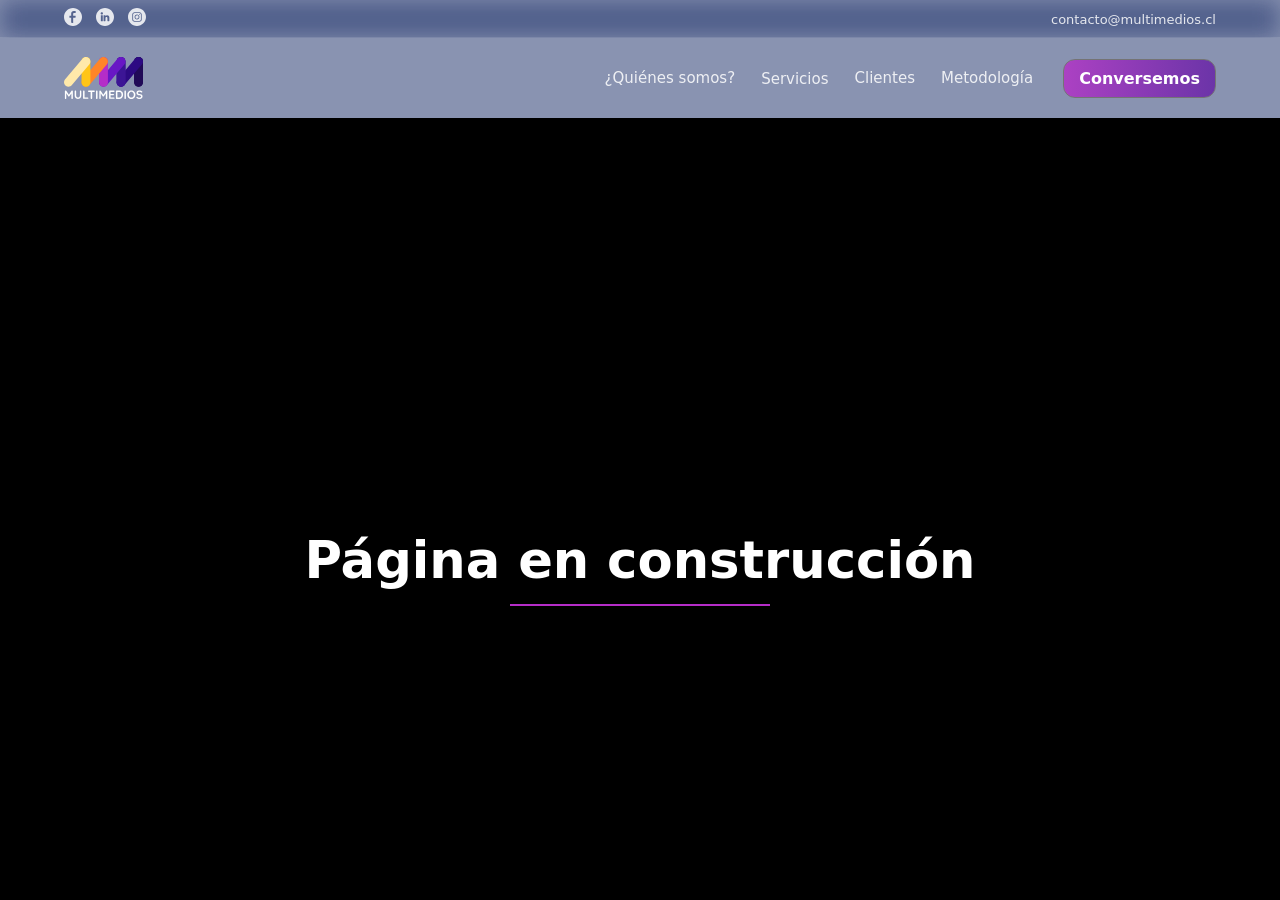
<file: editorial.html>
<!doctype html>
<html lang="es">
    <head>
        <meta charset="UTF-8" />
        <meta name="viewport" content="width=device-width, initial-scale=1.0" />
        <title>Multimedios</title>
        <link rel="preconnect" href="https://fonts.googleapis.com" />
        <link rel="preconnect" href="https://fonts.gstatic.com" crossorigin />

        <link
            href="https://fonts.googleapis.com/css2?family=Space+Grotesk:wght@400;600;700&display=swap"
            rel="stylesheet"
        />

        <link rel="stylesheet" href="style.css" />
        <link rel="icon" type="image/svg+xml" href="icons/favicon.svg">
    </head>

    <body>
         <!-- NAVBAR -->
        <header id="main-header">
            <!-- TOPBAR -->
            <div class="topbar" id="topbar">
                <div class="topbar-inner">
                    <!-- REDES -->
                    <div class="topbar-socials">
                        <a href="https://www.facebook.com/AMagazineRevista/" target="_blank" rel="noopener noreferrer">
                            <img src="icons/facebook.svg" alt="Facebook" />
                        </a>

                        <a
                            href="https://www.linkedin.com/company/grupo-periodístico-industrial/"
                            target="_blank"
                            rel="noopener noreferrer"
                        >
                            <img src="icons/linkedin.svg" alt="LinkedIn" />
                        </a>

                        <a href="https://www.instagram.com/gpi_producciones/" target="_blank" rel="noopener noreferrer">
                            <img src="icons/instagram.svg" alt="Instagram" />
                        </a>
                    </div>

                    <!-- CONTACTO -->
                    <div class="topbar-right">
                        <span>contacto@multimedios.cl</span>
                    </div>
                </div>
            </div>

           <!-- NAVBAR PRINCIPAL -->
            <nav>
               <div class="logo">
    <a href="index.html">
        <img src="icons/multimedios1.svg" alt="Logotipo de la agencia" />
    </a>
</div>

                <div class="nav-right">
                    <div class="nav-links">

    <a href="index.html#quienesomos">¿Quiénes somos?</a>

    <div class="dropdown">
        <a href="index.html#servicios" class="dropdown-toggle">
            Servicios
        </a>

        <div class="dropdown-menu">
            <a href="medios.html">Medios</a>
            <a href="boutique.html">Boutique Creativa</a>
            <a href="eventos.html">Eventos – INTECMIN</a>
            <a href="editorial.html">Productora Gráfica</a>
        </div>
    </div>

    <a href="index.html#clientes">Clientes</a>
    <a href="index.html#metodo">Metodología</a>

</div>

                    <a class="btn btn-destac2" href="#contacto">Conversemos</a>
                </div>
            </nav>
         <section class="construction">
  <h1 class="construction-title">Página en construcción</h1>
</section>
        </header>
    </body>
</html>
</file>
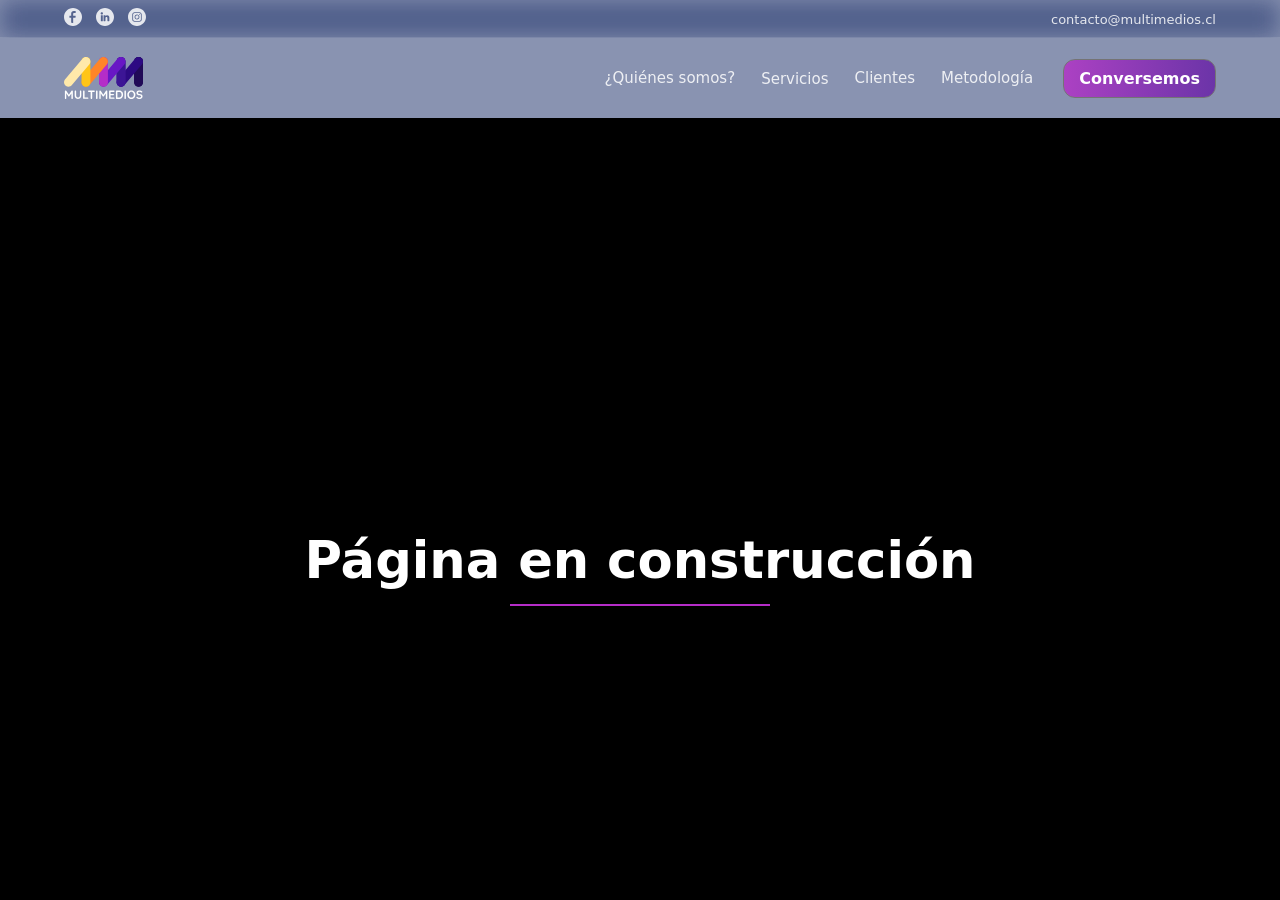
<file: eventos.html>
<!doctype html>
<html lang="es">
    <head>
        <meta charset="UTF-8" />
        <meta name="viewport" content="width=device-width, initial-scale=1.0" />
        <title>Multimedios</title>
        <link rel="preconnect" href="https://fonts.googleapis.com" />
        <link rel="preconnect" href="https://fonts.gstatic.com" crossorigin />

        <link
            href="https://fonts.googleapis.com/css2?family=Space+Grotesk:wght@400;600;700&display=swap"
            rel="stylesheet"
        />

        <link rel="stylesheet" href="style.css" />
        <link rel="icon" type="image/svg+xml" href="icons/favicon.svg">
    </head>

    <body>
       <!-- NAVBAR -->
        <header id="main-header">
            <!-- TOPBAR -->
            <div class="topbar" id="topbar">
                <div class="topbar-inner">
                    <!-- REDES -->
                    <div class="topbar-socials">
                        <a href="https://www.facebook.com/AMagazineRevista/" target="_blank" rel="noopener noreferrer">
                            <img src="icons/facebook.svg" alt="Facebook" />
                        </a>

                        <a
                            href="https://www.linkedin.com/company/grupo-periodístico-industrial/"
                            target="_blank"
                            rel="noopener noreferrer"
                        >
                            <img src="icons/linkedin.svg" alt="LinkedIn" />
                        </a>

                        <a href="https://www.instagram.com/gpi_producciones/" target="_blank" rel="noopener noreferrer">
                            <img src="icons/instagram.svg" alt="Instagram" />
                        </a>
                    </div>

                    <!-- CONTACTO -->
                    <div class="topbar-right">
                        <span>contacto@multimedios.cl</span>
                    </div>
                </div>
            </div>

           <!-- NAVBAR PRINCIPAL -->
            <nav>
               <div class="logo">
    <a href="index.html">
        <img src="icons/multimedios1.svg" alt="Logotipo de la agencia" />
    </a>
</div>

                <div class="nav-right">
                    <div class="nav-links">

    <a href="index.html#quienesomos">¿Quiénes somos?</a>

    <div class="dropdown">
        <a href="index.html#servicios" class="dropdown-toggle">
            Servicios
        </a>

        <div class="dropdown-menu">
            <a href="medios.html">Medios</a>
            <a href="boutique.html">Boutique Creativa</a>
            <a href="eventos.html">Eventos – INTECMIN</a>
            <a href="editorial.html">Productora Gráfica</a>
        </div>
    </div>

    <a href="index.html#clientes">Clientes</a>
    <a href="index.html#metodo">Metodología</a>

</div>

                    <a class="btn btn-destac2" href="#contacto">Conversemos</a>
                </div>
            </nav>
            <section class="construction">
  <h1 class="construction-title">Página en construcción</h1>
</section>
        </header>
    </body>
</html>
</file>
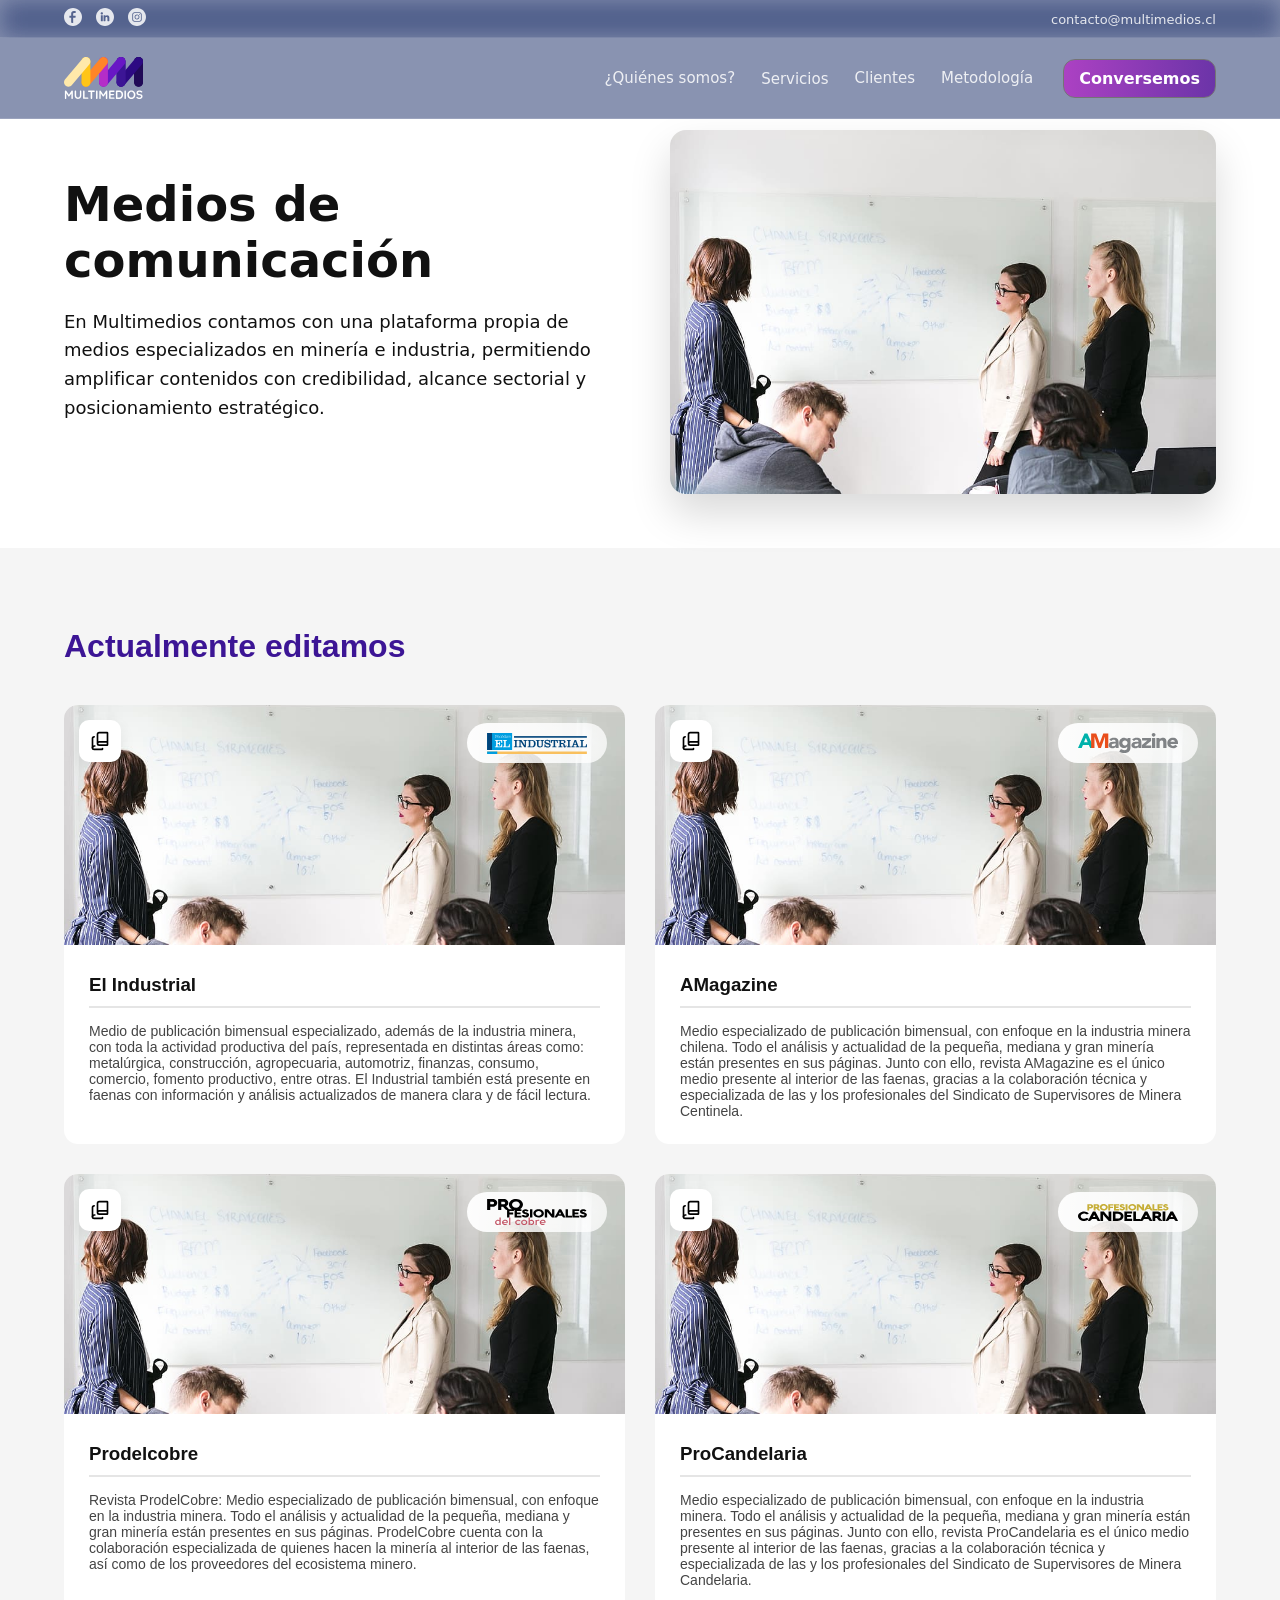
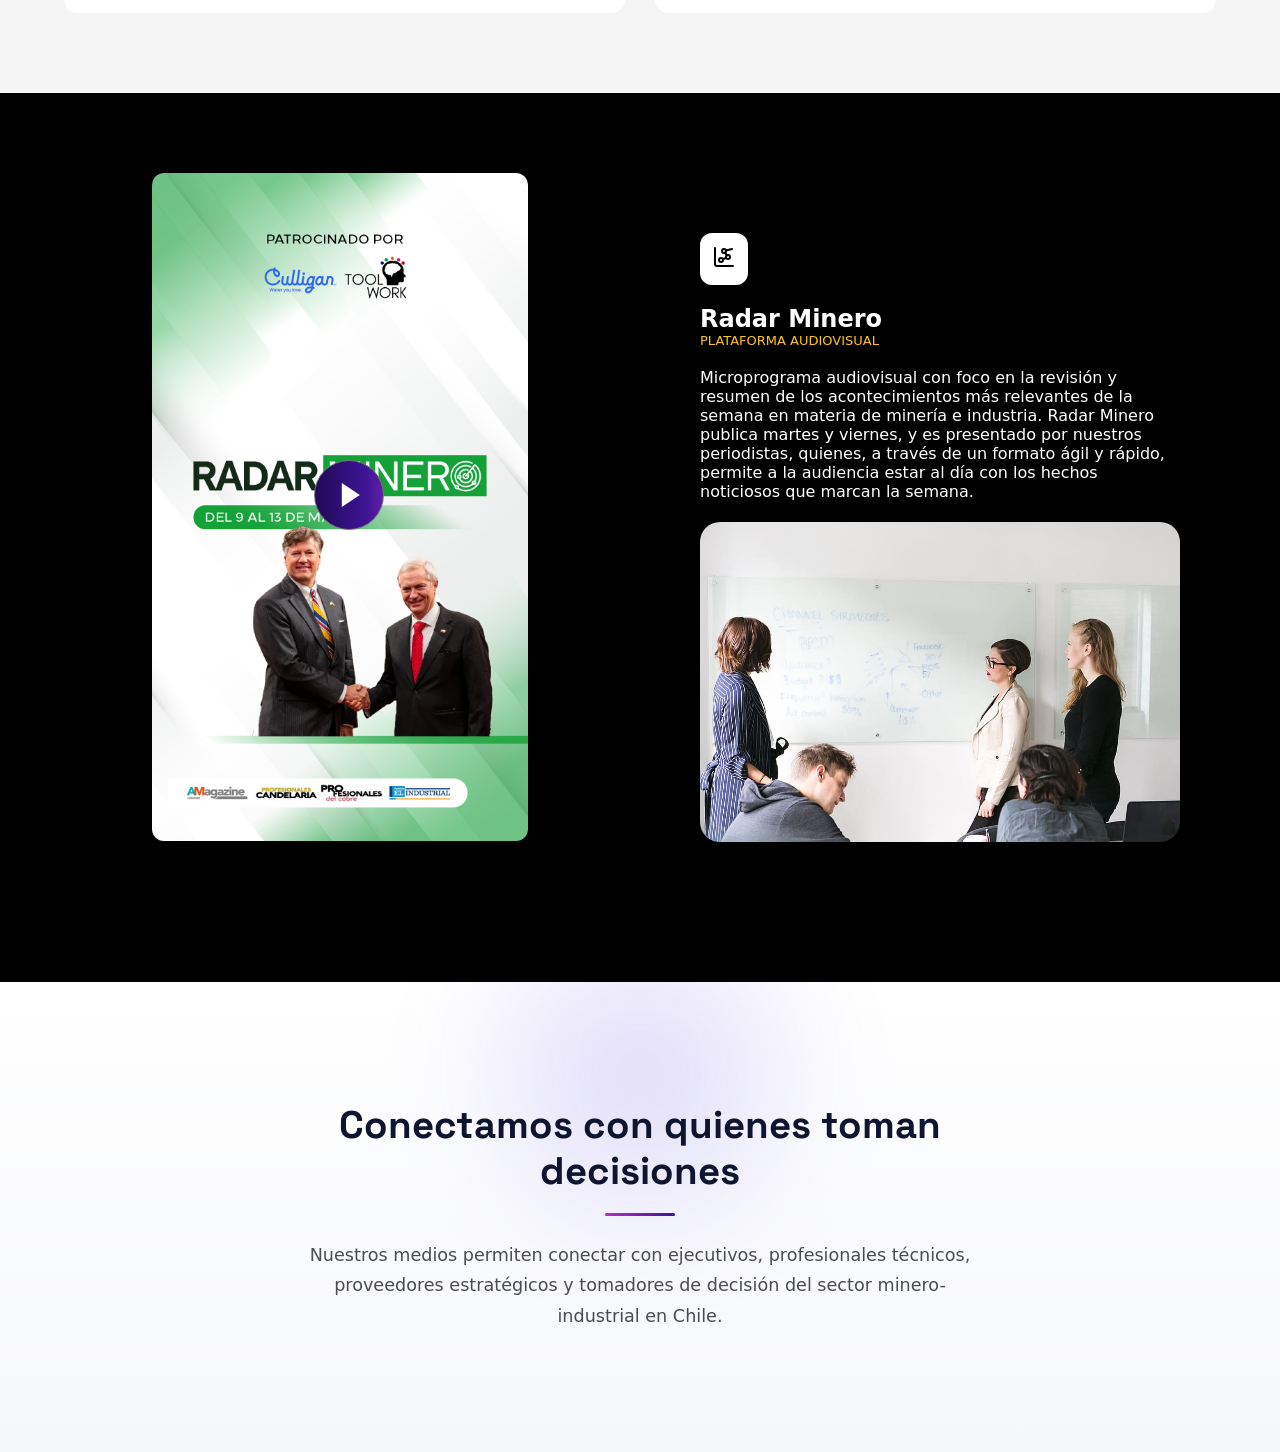
<file: medios.html>
<!doctype html>
<html lang="es">
    <head>
        <meta charset="UTF-8" />
        <meta name="viewport" content="width=device-width, initial-scale=1.0" />
        <title>Multimedios</title>
        <link rel="preconnect" href="https://fonts.googleapis.com" />
        <link rel="preconnect" href="https://fonts.gstatic.com" crossorigin />

        <link
            href="https://fonts.googleapis.com/css2?family=Space+Grotesk:wght@400;600;700&display=swap"
            rel="stylesheet"
        />

        <link rel="stylesheet" href="style-medios.css" />
        <link rel="icon" type="image/svg+xml" href="icons/favicon.svg">
    </head>

    <body>
         <!-- NAVBAR -->
        <header id="main-header">
            <!-- TOPBAR -->
            <div class="topbar" id="topbar">
                <div class="topbar-inner">
                    <!-- REDES -->
                    <div class="topbar-socials">
                        <a href="https://www.facebook.com/AMagazineRevista/" target="_blank" rel="noopener noreferrer">
                            <img src="icons/facebook.svg" alt="Facebook" />
                        </a>

                        <a
                            href="https://www.linkedin.com/company/grupo-periodístico-industrial/"
                            target="_blank"
                            rel="noopener noreferrer"
                        >
                            <img src="icons/linkedin.svg" alt="LinkedIn" />
                        </a>

                        <a href="https://www.instagram.com/gpi_producciones/" target="_blank" rel="noopener noreferrer">
                            <img src="icons/instagram.svg" alt="Instagram" />
                        </a>
                    </div>

                    <!-- CONTACTO -->
                    <div class="topbar-right">
                        <span>contacto@multimedios.cl</span>
                    </div>
                </div>
            </div>

           <!-- NAVBAR PRINCIPAL -->
            <nav>
               <div class="logo">
    <a href="index.html">
        <img src="icons/multimedios1.svg" alt="Logotipo de la agencia" />
    </a>
</div>

                <div class="nav-right">
                    <div class="nav-links">

    <a href="index.html#quienesomos">¿Quiénes somos?</a>

    <div class="dropdown">
        <a href="index.html#servicios" class="dropdown-toggle">
            Servicios
        </a>

        <div class="dropdown-menu">
            <a href="medios.html">Medios</a>
            <a href="boutique.html">Boutique Creativa</a>
            <a href="eventos.html">Eventos – INTECMIN</a>
            <a href="editorial.html">Productora Gráfica</a>
        </div>
    </div>

    <a href="index.html#clientes">Clientes</a>
    <a href="index.html#metodo">Metodología</a>

</div>

                    <a class="btn btn-destac2" href="#contacto">Conversemos</a>
                </div>
            </nav>
        </header>
<section class="boutique-hero fade-up">
    <div class="container boutique-hero-inner">

        <div class="boutique-hero-text">
            <h1>Medios de comunicación</h1>

            <p>
                En Multimedios contamos con una plataforma propia de medios especializados en minería e industria, permitiendo amplificar contenidos con credibilidad, alcance sectorial y posicionamiento estratégico.
            </p>

        </div>

        <div class="boutique-hero-media">
            <img src="images/servicios/comunicaciones.jpg" alt="Equipo desarrollando estrategia de comunicación">
        </div>

    </div>
</section>

<!-- ===========================
     DIVISIÓN EDITORIAL (BLANCO)
=========================== -->

<section class="medios-section">

    <div class="container">
        <h2 class="section-title">Actualmente editamos</h2>

        <div class="medios-grid">

            <div class="medio-card">
                <div class="medio-img">
                    <img src="images/servicios/comunicaciones.jpg" alt="El Industrial">
                    <div class="medio-icon">
                        <img src="icons/4.svg" alt="">
                    </div>
                    
    <div class="medio-logo">
        <img src="icons/elindustrial.svg" alt="El Industrial">
    </div>
                </div>

                <div class="medio-content">
                    <h3>El Industrial</h3>
                    <div class="line"></div>
                    <p>
                       Medio de publicación bimensual especializado, además de la industria minera, con toda la actividad productiva del país, representada en distintas áreas como: metalúrgica, construcción, agropecuaria, automotriz, finanzas, consumo, comercio, fomento productivo, entre otras. El Industrial también está presente en faenas con información y análisis actualizados de manera clara y de fácil lectura.
                    </p>
                </div>
            </div>

            <!-- PROCANDELARIA -->
            <div class="medio-card">
                <div class="medio-img">
    <img src="images/servicios/comunicaciones.jpg" alt="AMagazine">

    <div class="medio-logo">
        <img src="icons/amagazine.svg" alt="AMagazine">
    </div>

    <div class="medio-icon">
        <img src="icons/4.svg" alt="">
    </div>
</div>

                <div class="medio-content">
                    <h3>AMagazine</h3>
                    <div class="line"></div>
                    <p>Medio especializado de publicación bimensual, con enfoque en la industria minera chilena. Todo el análisis y actualidad de la pequeña, mediana y gran minería están presentes en sus páginas. Junto con ello, revista AMagazine es el único medio presente al interior de las faenas, gracias a la colaboración técnica y especializada de las y los profesionales del Sindicato de Supervisores de Minera Centinela. 
                    </p>
                </div>
            </div>

            <!-- PRODELCOBRE -->
            <div class="medio-card">
                <div class="medio-img">
                    <img src="images/servicios/comunicaciones.jpg" alt="Prodelcobre">
                    <div class="medio-icon">
                        <img src="icons/4.svg" alt="">
                    </div>
                    
                    
    <div class="medio-logo">
        <img src="icons/procobre.svg" alt="Profesionales del cobre">
    </div>
                </div>

                <div class="medio-content">
                    <h3>Prodelcobre</h3>
                    <div class="line"></div>
                    <p>Revista ProdelCobre: Medio especializado de publicación bimensual, con enfoque en la industria minera. Todo el análisis y actualidad de la pequeña, mediana y gran minería están presentes en sus páginas. ProdelCobre cuenta con la colaboración especializada de quienes hacen la minería al interior de las faenas, así como de los proveedores del ecosistema minero.</p>
                </div>
            </div>

            <!-- EL INDUSTRIAL -->
            <div class="medio-card">
                <div class="medio-img">
                    <img src="images/servicios/comunicaciones.jpg" alt="El Industrial">
                    <div class="medio-icon">
                        <img src="icons/4.svg" alt="">
                    </div>
                    
    <div class="medio-logo">
        <img src="icons/procandelaria.svg" alt="ProCandelaria">
    </div>
                </div>

                <div class="medio-content">
                    <h3>ProCandelaria</h3>
                    <div class="line"></div>
                    <p>
                       Medio especializado de publicación bimensual, con enfoque en la industria minera. Todo el análisis y actualidad de la pequeña, mediana y gran minería están presentes en sus páginas. Junto con ello, revista ProCandelaria es el único medio presente al interior de las faenas, gracias a la colaboración técnica y especializada de las y los profesionales del Sindicato de Supervisores de Minera Candelaria.
                    </p>
                </div>
            </div>

        </div>
    </div>

</section>
        
        <section class="radar-section">

    <div class="radar-container">

 <div class="radar-img">
    <a href="https://www.instagram.com/radar_minero/" target="_blank">
        <img src="images/radar/cortina.png" alt="Radar Minero video">
        <div class="play-button"></div>
    </a>
</div>

        <div class="radar-content">

            <div class="radar-icon">
                <img src="icons/1.svg" alt="">
            </div>

            <h2>Radar Minero</h2>
            <span class="radar-sub">PLATAFORMA AUDIOVISUAL</span>

            <p>
                Microprograma audiovisual con foco en la revisión y resumen de los acontecimientos más relevantes de la semana en materia de minería e industria. Radar Minero publica martes y viernes, y es presentado por nuestros periodistas, quienes, a través de un formato ágil y rápido, permite a la audiencia estar al día con los hechos noticiosos que marcan la semana.
            </p>

            <!-- VIDEO DESTACADO -->
            <div class="radar-video">
                <img src="images/servicios/comunicaciones.jpg" alt="Último video">
            </div>

        </div>

    </div>

</section>


<!-- CIERRE -->
<section class="medios-cierre">
  <div class="medios-container">
      <h2>Conectamos con quienes toman decisiones</h2>
      <p>
        Nuestros medios permiten conectar con ejecutivos, profesionales técnicos,
        proveedores estratégicos y tomadores de decisión del sector minero-industrial en Chile.
      </p>
  </div>
</section>

</body>
</html>
</file>
<file: style.css>
/* -------------------------
   RESET Y BASE
------------------------- */
* {
    margin: 0;
    padding: 0;
    box-sizing: border-box;
    font-family: system-ui, sans-serif;
}

body {
    background: #fff;
    color: #111;
}

a {
    text-decoration: none;
    color: inherit;
}

/* -------------------------
       NAVBAR (Glass)
------------------------- */


.topbar {
    height: 38px;
    backdrop-filter: blur(12px);
    border-bottom: 1px solid rgba(255, 255, 255, 0.12);

    display: flex;
    align-items: center;

    transition: all 0.4s ease;
}

.topbar-inner {
    width: 100%;
    max-width: 1300px;
    margin: 0 auto;
    padding: 0 5%;

    display: flex;
    justify-content: space-between;
    align-items: center;
}

/* SOCIAL ICONS */
.topbar-socials {
    display: flex;
    gap: 14px;
}

.topbar-socials img {
    width: 18px;
    height: 18px;
    filter: brightness(0) invert(1);
    opacity: 0.85;
    transition: 0.25s ease;
}

.topbar-socials a:hover img {
    opacity: 1;
    transform: scale(1.12);
}

/* EMAIL */
.topbar-right span {
    font-size: 13px;
    color: rgba(255, 255, 255, 0.85);
}

/* ===============================
   EFECTO COMPRESIÓN HEADER
================================ */

/* Cuando se oculta */
.topbar.hide {
    height: 0;
    opacity: 0;
    overflow: hidden;
    border-bottom: none;
    transform: translateY(-100%);
}

header {
    position: fixed;
    top: 0;
    width: 100%;
    z-index: 1000;
    background: rgba(20, 40, 100, 0.5);
    backdrop-filter: blur(14px);
    border-bottom: 1px solid rgba(255, 255, 255, 0.15);
}

nav {
    display: flex;
    justify-content: space-between;
    align-items: center;
    max-width: 1300px;
    margin: 0 auto;
    padding: 0 5%;
    height: 80px;
    transition: all 0.35s ease;
}

/* Dropdown contenedor */
.dropdown {
    position: relative;
}

/* Menú oculto por defecto */
.dropdown-menu {
    position: absolute;
    color: black;
    top: 100%;
    left: 0;
    background: #ffffff;
    min-width: 220px;
    padding: 10px 0;
    border-radius: 8px;
    box-shadow: 0 10px 25px rgba(0,0,0,0.08);
    opacity: 0;
    visibility: hidden;
    transform: translateY(10px);
    transition: all 0.3s ease;
    z-index: 1000;
}

nav .dropdown-menu a {
    color: #0f0f0f;
} 

/* Links internos */
.dropdown-menu a {
    display: block;
    padding: 12px 20px;
    font-size: 14px;
    color: black;
    text-decoration: none;
    transition: all 0.2s ease;
}

/* Hover interno */
.dropdown-menu a:hover {
    background: #d7d7d7;
    padding-left: 24px;
}

/* Mostrar menú al hacer hover */
.dropdown:hover .dropdown-menu {
    opacity: 1;
    visibility: visible;
    transform: translateY(0);
}

header.compact nav {
    height: 65px;
}

.logo img {
    height: 42px;
    width: auto;
    display: block;
}

.nav-right {
    display: flex;
    align-items: center;
    gap: 30px;
}

.nav-links {
    display: flex;
    gap: 26px;
}

.nav-links a {
    color: white;
    opacity: 0.85;
    font-size: 15px;
    transition: 0.2s;
}

.nav-links a:hover {
    opacity: 1;
}

.cta-nav {
    background: #ff8528;
    padding: 12px 22px;
    border-radius: 12px;
    font-weight: 600;
    color: white;
    white-space: nowrap;
    transition: 0.2s;
}

.cta-nav:hover {
    transform: translateY(-2px);
    box-shadow: 0 10px 25px rgba(0, 0, 0, 0.25);
}

/* -------------------------
       HERO SECTION
------------------------- */
.hero {
    position: relative;
    min-height: 100vh;
    display: flex;
    justify-content: center;
    align-items: center;
    padding: clamp(100px, 10vw, 120px) 20px 60px;
    overflow: hidden;
    color: white;
}

/* VIDEO FONDO */
.hero-video {
    position: absolute;
    top: 50%;
    left: 50%;
    width: 100%;
    height: 100%;
    object-fit: cover;
    transform: translate(-50%, -50%);
    z-index: 0;
}

/* OVERLAY OSCURO INDUSTRIAL */
.hero-overlay {
    position: absolute;
    inset: 0;
     background: linear-gradient(
        rgba(60, 21, 149, 0.82),
        rgba(33, 10, 87, 0.92)
    );
    z-index: 1;
}

/* CONTENIDO ENCIMA */
.hero-content {
    position: relative;
    z-index: 2;
    max-width: 900px;
    text-align: center;
    display: flex;
    flex-direction: column;
    align-items: center;
}

.hero h1 {
    font-family: "Space Grotesk", sans-serif;
    font-size: clamp(32px, 7vw, 68px);
    line-height: 1.1;
    margin-bottom: 20px;
    width: 100%;
}


.hero p {
    font-size: clamp(16px, 2vw, 20px);
    max-width: 700px;
    margin-bottom: 40px;
}

/* Hero Buttons */
.hero-buttons {
    display: flex;
    justify-content: center;
    gap: 15px;
    flex-wrap: wrap;
    width: 100%;
}

.btn {
    padding: 16px 28px;
    border-radius: 12px;
    font-weight: 600;
    font-size: 16px;
    transition: 0.25s;
    border: none;
    cursor: pointer;
}

/* =========================
   HERO BUTTONS (FIX)
========================= */

.btn {
    padding: 16px 28px;
    border-radius: 12px;
    font-weight: 600;
    font-size: 16px;
    transition: 0.25s ease;
    border: none;
    cursor: pointer;
}

/* BOTÓN PRINCIPAL */
.btn-primary {
    color: white;
}

.btn-destac {
    background: linear-gradient(
        270deg,
        rgba(255, 233, 170, 0.8),
        rgba(255, 197, 24, 0.6),
        rgba(181, 45, 200, 0.8),
        rgba(60, 21, 149, 0.8),
        rgba(33, 10, 87, 0.9)
    );
    border: 1px solid #747474ff;
    color: white;
    background-size: 300% 300%;
    animation: gradientShift 6s ease infinite;
}

.btn-destac:hover {
    transform: translateY(-3px);
    box-shadow: 0 12px 30px #00000040;
}

.btn-destac2 {
    background: linear-gradient(
        90deg, 
        rgba(181, 45, 200, 0.8),
        rgba(60, 21, 149, 0.8),
        rgba(33, 10, 87, 0.9)
    );
    border: 1px solid #747474ff;
    color: white;
    background-size: 300% 300%;
    animation: gradientShift 7s ease infinite;
    padding: 9px 15px;
}

.btn-destac2:hover {
    transform: translateY(-3px);
    box-shadow: 0 12px 30px #00000040;
}

.btn-primary:hover {
    background: #210a57;
    color: white;
    transform: translateY(-3px);
    box-shadow: 0 12px 30px rgba(0, 0, 0, 0.35);
}

/* BOTÓN SECUNDARIO */
.btn-secondary {
    background: white;
    color: #210a57;
    border: 1px solid rgba(10, 43, 112, 0.25);
}

.btn-secondary:hover {
    background: #210a57;
    color: white; /* texto blanco */
    transform: translateY(-3px);
    box-shadow: 0 12px 30px rgba(0, 0, 0, 0.25);
}

/* BOTÓN TERCIARIO */
.btn-tres {
    background: #ff8528;
    color: white;
    border: 1px solid rgba(10, 43, 112, 0.25);
}

/* Hover: azul marino + texto blanco */
.btn-tres:hover {
    background: #210a57; /* azul marino oscuro */
    color: white; /* texto blanco */
    transform: translateY(-3px);
    box-shadow: 0 12px 30px rgba(0, 0, 0, 0.25);
}

.btn:hover {
    filter: brightness(1.05);
}

/* Scroll cue */
.scroll {
    margin-top: 55px;
    font-size: 13px;
    letter-spacing: 2px;
    opacity: 0.75;
}

.about-left strong {
    font-weight: 600;
}

.arrow {
    margin-top: 10px;
    font-size: 22px;
    animation: bounce 1.4s infinite;
}

@keyframes bounce {
    0%,
    100% {
        transform: translateY(0);
    }
    50% {
        transform: translateY(8px);
    }
}

/* ========================= */
/* IMPACTO SECTION */
/* ========================= */

.impact-section {
    padding: 10px 13%;
    background: #ffffff;
}

.impact-header {
    text-align: center;
    margin-bottom: 70px;
}

.impact-tag {
    display: inline-block;
    background: #6817c5;
    color: white;
    font-size: 0.75rem;
    padding: 8px 16px;
    font-weight: 600;
    letter-spacing: 1px;
    margin-bottom: 25px;
}

.impact-header h2 {
    font-size: 4rem;
    font-weight: 900;
    margin-bottom: 15px;
}

.impact-header p {
    font-size: 1.2rem;
    color: #444;
}

/* GRID */

.impact-grid {
    display: grid;
    grid-template-columns: repeat(4, 1fr);
    gap: 30px;
}

/* CARDS */

.impact-card {
    border: 1px solid #eee;
    padding: 50px 35px;
    background: white;
    transition: all 0.3s ease;
    position: relative;
    border-radius: 0 0 18px 18px;
}

.impact-card:hover {
    transform: translateY(-8px);
    box-shadow: 0 20px 40px rgba(0, 0, 0, 0.08);
}

/* Color bar */

.impact-card::before {
    content: "";
    height: 5px;
    width: 100%;
    position: absolute;
    top: 0;
    left: 0;
}

.impact-card.blue::before {
    background: #6817c5;
}

.impact-card.pink::before {
    background: #b52dc8;
}

.impact-card.orange::before {
    background: #ff8528;
}

/* Numbers */

.impact-card h3 {
    font-size: 4rem;
    font-weight: 800;
    margin-bottom: 15px;
}

.impact-card.blue h3 {
    color: #6817c5;
}

.impact-card.pink h3 {
    color: #b52dc8;
}

.impact-card.orange h3 {
    color: #ff8528;
}

.impact-card h4 {
    font-size: 1.4rem;
    font-weight: 700;
    margin-bottom: 10px;
}

.impact-card p {
    font-size: 1rem;
    color: #555;
}

/* MISIÓN VISIÓN */

.mv-grid {
    display: grid;
    grid-template-columns: 1fr 1fr;
    gap: 60px;
    margin-top: 50px;
    align-items: stretch;
    flex-grow: 1;
}

.mv-block h3 {
    font-size: 2rem;
    font-weight: 800;
    margin-bottom: 15px;
}

.mv-block p {
    font-size: 1.05rem;
    color: #444;
    line-height: 1.7;
}

/* RESPONSIVE */

@media (max-width: 1100px) {
    .impact-grid {
        grid-template-columns: repeat(2, 1fr);
    }

    .impact-header h2 {
        font-size: 3rem;
    }
}

@media (max-width: 700px) {
    .impact-grid {
        grid-template-columns: 1fr;
    }

    .mv-grid {
        grid-template-columns: 1fr;
    }
}

/* DIFERENCIAL SECTION */

.mv-diff {
    margin-top: 60px;
    text-align: center;
}

.mv-diff h3 {
    font-size: 1.9rem;
    font-weight: 800;
    margin-bottom: 10px;
}

.mv-sub {
    font-size: 1rem;
    color: #444;
    max-width: 650px;
    margin: 0 auto 35px;
    line-height: 1.6;
}

/* ITEM */

/* ITEM (Contenedor de cada diferencial) */
.diff-item {
    border: 1px solid #eee;
    padding: 22px;
    border-radius: 18px;
    text-align: left;
    align-content: center;
    /* FLEXBOX: Esto alinea el ícono y el texto */
    display: flex;
    gap: 18px; /* Espacio entre el cuadro del ícono y el texto */
    transition: 0.3s ease;
    min-height: 90px; /* Asegura que todas tengan un tamaño similar */
}

/* CONTENEDOR DEL ICONO (El cuadro redondeado) */
.diff-item .service-icon {
    flex-shrink: 0; /* Evita que el cuadro se deforme si el texto es largo */
    width: 55px;
    height: 55px;
}

.diff-item .service-icon img {
    width: 26px;
    height: 26px;
    display: block;
}

/* TEXTO */
.diff-item span {
    align-content: center;
    font-weight: 600;
    font-size: 1rem;
    line-height: 1.3; /* Reduce un poco el interlineado para que el bloque de texto se vea centrado */
    margin: 0; /* Elimina márgenes extra que puedan mover el texto */
}

/* AJUSTE PARA EL GRID (Opcional) */
.diff-grid {
    display: grid;
    grid-template-columns: repeat(auto-fit, minmax(300px, 1fr)); /* Aumenté el mínimo para que el texto no se apriete */
    gap: 22px;
}

/* Hover */

.diff-item:hover {
    transform: translateY(-6px);
    box-shadow: 0 12px 30px rgba(0, 0, 0, 0.08);
}

/* Colores */

.diff-item.blue {
    color: #6817c5;
}

.diff-item.blue span {
    color: black;
}

.diff-item.orange {
    color: #ff8528;
}

.diff-item.orange span {
    color: black;
}

.diff-item.pink {
    color: #b52dc8;
}

.diff-item.pink span {
    color: black;
}

/* Hover icon igual que servicios */

.diff-item:hover .service-icon-diff {
    background: currentColor;
    border-color: transparent;
}

.diff-item:hover .service-icon-diff img {
    filter: brightness(0) invert(1);
}

.diff-item:hover .service-icon {
    background: currentColor;
    border-color: transparent;
}

.diff-item:hover .service-icon img {
    filter: brightness(0) invert(1);
}

/* Texto */

.diff-item span {
    font-weight: 600;
    font-size: 1rem;
    line-height: 1.4;
}

/* -------------------------
       SERVICES SECTION
------------------------- */
.services {
    padding: 75px 13%;
    text-align: center;
}

.services-header {
    max-width: 900px;
    margin: 0 auto 70px;
}

.section-tag {
    display: inline-block;
    background: #6817c5;
    color: white;
    font-size: 0.75rem;
    font-weight: 600;
    letter-spacing: 1px;
    text-transform: uppercase;
   padding: 8px 16px;
    margin-bottom: 28px;
}

.services-header h2 {
    font-size: 72px;
    font-weight: 900;
    margin-bottom: 25px;
    color: black;
    line-height: 1.05;
}

.section-tag2 {
    background: #210a57;
    padding: 5px 21px;
    margin-bottom: 28px;
}

.services-header p {
    font-size: 22px;
    line-height: 1.6;
    color: #444;
    max-width: 750px;
    margin: 0 auto;
}

/* ===============================
   SERVICES SECTION (FIX PRO)
================================ */

.services-grid {
    display: grid;
    grid-template-columns: repeat(12, 1fr);
    gap: 32px;
}

/* ===============================
   SERVICE CARD (VERSIÓN CORRECTA)
================================ */

.service-card {
    position: relative;
    grid-column: span 6;
    background: white;
    padding: 35px;
    border: 1px solid rgba(0, 0, 0, 0.08);
    display: flex;
    flex-direction: column;
    min-height: 300px;
    align-items: flex-start;
    border-radius: 0 0 18px 18px;
    cursor: pointer;
  transition: transform 0.3s ease, box-shadow 0.3s ease;
    
}

.service-media {
    width: calc(100% + 70px); /* padding x2 */
    height: 250px;

    margin: -35px -35px 25px -35px;
    /* sube y expande hacia los lados */
    overflow: hidden;
}

.service-media img {
    width: 100%;
    height: 100%;
    object-fit: cover;
    display: block;
    transition: transform 0.6s ease;
}

.service-card:hover .service-photo img {
    transform: translateY(-6px);
    
}

/* ICONO BONITO (como sticker) */
.service-icon {
    width: 65px;
    height: 65px;
    border-radius: 16px;
    align-content: center;
    border: 2px solid currentColor;
    background: white;

    display: flex;
    align-items: center;
    justify-content: center;

    margin-bottom: 22px;
    transition: 0.3s ease;
}

.service-icon-diff {
    width: 55px;
    height: 55px;
    border-radius: 16px;
    align-content: center;
    border: 2px solid currentColor;
    background: white;
    flex-shrink: 0;
    display: flex;
    align-items: center;
    justify-content: center;
    transition: 0.3s ease;
}

.service-icon img {
    width: 28px;
    height: 28px;
}

/* TEXTO PERFECTO */
.service-card h3 {
    font-size: 34px;
    font-weight: 700;
    margin-bottom: 10px;
    text-align: left;
}

.service-card span {
    font-size: 13px;
    font-weight: 500;
    letter-spacing: 1px;
    text-transform: uppercase;
    display: block;
    margin-bottom: 18px;
}

.service-card p {
    font-size: 16px;
    line-height: 1.6;
    color: #444;
    text-align: left;
}

/* HOVER PRO */
.service-card:hover {
    transform: translateY(-6px);
    box-shadow: 0 18px 45px rgba(0, 0, 0, 0.12);
}

.service-card:hover .service-media img {
    transform: scale(1.06);
}

.service-card:hover .service-icon {
    background: currentColor;
    border-color: transparent;
}

.service-card:hover .service-icon img {
    filter: brightness(0) invert(1);
}

/* COLORES */
.service-card.blue {
    color: #6817c5;
}

.service-card.pink {
    color: #b52dc8;
}

.service-card.orange {
    color: #ff8528;
}

/* Responsive */
@media (max-width: 992px) {
    .services-grid {
        grid-template-columns: repeat(2, 1fr);
    }

    .service-card,
    .service-card:nth-child(4),
    .service-card:nth-child(5),
    .service-card:nth-child(6) {
        grid-column: span 1;
    }
}

@media (max-width: 700px) {
    .services-grid {
        grid-template-columns: 1fr;
    }

    .service-card {
        grid-column: span 1;
    }
}

.about {
    padding: 100px 8.5%;
    display: flex;
    justify-content: center;
    align-items: stretch;
    gap: 100px;
    max-width: 1400px;
    margin: 0 auto;
}

.about-left {
    flex: 1;
    max-width: 600px;
}

.about-left h2 {
    font-family: "Space Grotesk", sans-serif;
    font-size: clamp(32px, 5vw, 52px);
    font-weight: 700;
    line-height: 1.1;
    margin-bottom: 25px;
    color: #111;
    overflow-wrap: break-word;
}

/* Saltos de línea controlados y jerarquía */
.about-left p {
    font-size: 18px;
    line-height: 1.6;
    color: #555;
    margin-bottom: 18px;
}

.about-left p b {
    font-weight: 700;
    color: #111;
}

/* Fade-in secuencial para párrafos */
.fade-in {
    opacity: 0;
    transform: translateX(-40px);
    animation: slideIn 0.6s forwards;
}

.about-left p:nth-of-type(1) {
    animation-delay: 0.2s;
}
.about-left p:nth-of-type(2) {
    animation-delay: 0.4s;
}
.about-left p:nth-of-type(3) {
    animation-delay: 0.6s;
}
.about-left p:nth-of-type(4) {
    animation-delay: 0.8s;
}
.about-left button {
    animation-delay: 1s;
}

/* Tarjetas a la derecha */
.about-right {
    flex: 1;
    display: flex;
    flex-direction: column;
    justify-content: center;
    gap: 20px;
}

.feature-item {
    display: flex;
    align-items: flex-start;
    gap: 20px;
    padding: 25px 30px;
    border-left: 3px solid #eee;
    transition: all 0.3s cubic-bezier(0.4, 0, 0.2, 1);
    cursor: pointer;
    background: transparent;
    text-align: left;
    width: 100%;
    opacity: 0;
    transform: translateX(40px);
    animation: slideIn 0.6s forwards;
}

.feature-item:nth-of-type(1) {
    animation-delay: 0.3s;
}
.feature-item:nth-of-type(2) {
    animation-delay: 0.5s;
}
.feature-item:nth-of-type(3) {
    animation-delay: 0.7s;
}

.feature-item:hover {
    background: #f8f9fa;
    border-left: 3px solid #210a57;
    padding-left: 40px;
}

.feature-icon-box {
    width: 48px;
    height: 48px;
    background: #210a57;
    color: white;
    display: flex;
    align-items: center;
    justify-content: center;
    flex-shrink: 0;
}

.feature-text h4 {
    font-size: 22px;
    font-weight: 700;
    margin-bottom: 5px;
    color: #111;
}

@keyframes slideIn {
    to {
        opacity: 1;
        transform: translateX(0);
    }
}

/* -------------------------
      TITULOS RESPONSIVE
------------------------- */
h1,
h2,
h3,
.quienes-somos-card h2,
.quienes-somos-card h3 {
    font-size: clamp(24px, 8vw, 40px);
    line-height: 1.2;
    max-width: 100%;
}

/* -------------------------
      MEDIA QUERIES
------------------------- */
@media (max-width: 1100px) {
    .about {
        flex-direction: column;
        gap: 50px;
        padding: 80px 40px;
        text-align: left;
    }
}

@media (max-width: 1024px) {
    .hero h1 {
        font-size: 48px !important;
    }
}

@media (max-width: 992px) {
    .services-grid {
        grid-template-columns: repeat(2, 1fr);
    }
    .service-card,
    .service-card:nth-child(4),
    .service-card:nth-child(5) {
        grid-column: span 1;
    }
    .service-card:nth-child(6) {
        grid-column: span 2;
    }
}

@media (max-width: 850px) {
    .nav-links {
        display: none;
    }
}

@media (max-width: 768px) {
    .hero {
        background: linear-gradient(rgba(10, 40, 120, 0.82), rgba(5, 20, 60, 0.92)), url("images/hero-fallback.jpg");
        background-size: cover;
        background-position: center;
    }

    .topbar {
        display: none;
    }

    .feature-item {
        gap: 15px;
        padding: 15px 20px;
    }

    .feature-icon-box {
        width: 35px;
        height: 35px;
    }

    .feature-text h4 {
        font-size: 18px;
    }

    .feature-text p {
        font-size: 14px;
    }
}

@media (max-width: 700px) {
    .services-grid {
        grid-template-columns: 1fr;
        gap: 20px;
    }
    .service-card,
    .service-card:nth-child(4),
    .service-card:nth-child(5),
    .service-card:nth-child(6) {
        grid-column: span 1;
    }
}

@media (max-width: 600px) {
    nav {
        padding: 10px 15px;
    }
    .hero {
        padding-top: clamp(100px, 10vw, 120px);
    }
    .hero h1 {
        font-size: 32px !important;
        line-height: 1.2;
    }
    .hero p {
        font-size: 16px !important;
        margin-bottom: 30px;
    }
    .hero-buttons {
        max-width: 300px;
        margin: 0 auto;
    }
}

@media (max-width: 480px) {
    .btn-conversemos {
        padding: 8px 15px;
        font-size: 14px;
    }
}

/* ===============================
   PROYECTOS DESTACADOS
================================ */

.projects {
    padding: 75px 13%;
   background: #0c0f14;
}

.projects-header {
    max-width: 620px;
    margin-bottom: 64px;
}

.projects-header h2 {
    font-size: 55px;
    font-weight: 900;
    margin-bottom: 25px;
    color: white;
    line-height: 1.05;
}

.projects-header p {
    font-size: 16px;
    color: #ced7e4;
    line-height: 1.6;
}

/* GRID */
.projects-grid {
    display: grid;
    grid-template-columns: repeat(3, 1fr);
    gap: 32px;
}

/* CARD */
.project-card {
    position: relative;
    overflow: hidden;
    border-radius: 16px;
    aspect-ratio: 10 / 3;
    cursor: pointer;
}

.project-card img {
    width: 100%;
    height: 100%;
    transition: transform 0.7s ease;
}

/* OVERLAY */
.project-overlay {
    position: absolute;
    inset: 0;
    background: linear-gradient(to top, rgba(0, 0, 0, 0.3), rgba(0, 0, 0, 0.1));
    padding: 24px;
    display: flex;
    flex-direction: column;
    justify-content: flex-end;
    gap: 8px;
    transition: opacity 0.2s ease;
}

/* Pillars */

.pillars-section {
    margin-top: 90px;
    text-align: center;
}

.pillars-title {
    font-size: 2.4rem;
    font-weight: 800;
    margin-bottom: 50px;
}

.pillars-grid {
    display: grid;
    grid-template-columns: repeat(3, 1fr);
    gap: 35px;
}

.pillar {
    border: 1px solid #eee;
    padding: 35px;
    background: white;
    transition: 0.3s ease;
    border-radius: 18px;
}

.pillar:hover {
    transform: translateY(-6px);
    box-shadow: 0 15px 30px rgba(0, 0, 0, 0.08);
}

.pillar h4 {
    font-size: 1.3rem;
    font-weight: 800;
    margin-bottom: 10px;
}

.pillar p {
    color: #555;
    line-height: 1.6;
}

/* Mission Vision Icons */

.mv-icon img {
    width: 45px;
    margin-bottom: 15px;
    opacity: 0.85;
}

/* Responsive pillars */

@media (max-width: 900px) {
    .pillars-grid {
        grid-template-columns: 1fr;
    }
}

/* Fade in animation */

.fade-up {
    opacity: 0;
    transform: translateY(40px);
    transition: all 0.8s ease;
}

.fade-up.show {
    opacity: 1;
    transform: translateY(0);
}

/* HOVER */
.project-card:hover img {
    transform: scale(1.08);
}

/* CTA */
.projects-cta {
    margin-top: 64px;
}

.projects-cta .btn {
    padding: 14px 28px;
}

.logo:hover {
    filter: drop-shadow(0 0 10px #548cda); /* Crea un aura de color */
    transform: scale(1.03); /* Crece un 3% */
}

.logo {
    transition: transform 0.5s ease; /* Hace que el movimiento sea suave */
}

/* =======================
   METODOLOGÍA
======================= */

.methodology {
    background: #0c0f14;
    color: #fff;
    padding: 90px 13%;
    position: relative;
    overflow: hidden;
}

/* grid sutil de fondo */

.methodology::before {
    content: "";
    position: absolute;
    inset: 0;
    background-image: linear-gradient(rgba(255, 255, 255, 0.03) 1px, transparent 1px),
        linear-gradient(90deg, rgba(255, 255, 255, 0.03) 1px, transparent 1px);
    background-size: 60px 60px;
    pointer-events: none;
}

.methodology .container {
    max-width: 1300px;
    margin: auto;
    text-align: center;
    position: relative;
    z-index: 2;
}

.methodology h2 {
    font-size: 3rem;
    font-weight: 900;
    margin-bottom: 15px;
}

.methodology .subtitle {
    color: #ced7e4;
    max-width: 600px;
    margin: 0 auto 80px;
    font-size: 1.1rem;
    font-weight: 400;
}

/* Steps */

.steps {
    display: grid;
    grid-template-columns: repeat(4, 1fr);
    gap: 30px;
    position: relative;
}

/* Línea conectora */
.steps::before {
    content: "";
    position: absolute;
    top: 75px;
    left: 8%;
    right: 8%;
    height: 2px;
     background: linear-gradient(135deg, 
        rgba(255, 233, 170, 0.3),
        rgba(181, 45, 200, 0.5));
}

/* STEP */

.step {
    background: rgba(255, 255, 255, 0);
    padding: 50px 35px;
    border: 1px solid rgba(255, 255, 255, 0.2);
    position: relative;
    text-align: left;
    transition: all 0.5s ease;
    opacity: 0;
    transform: translateY(40px);
    z-index: 2; /* esto es importante */
}

/* ACTIVADO */
.step.active {
    opacity: 1;
    transform: translateY(0);
}

.steps::before {
    z-index: 1;
}

/* Hover con degradado */
.step:hover {
    background:
        linear-gradient(#0c0f14, #0c0f14) padding-box,
     linear-gradient(
        90deg, 
        rgba(255, 233, 170, 0.8),
        rgba(255, 197, 24, 0.6),
        rgba(181, 45, 200, 0.8),
        rgba(60, 21, 149, 0.8),
        rgba(33, 10, 87, 0.9)) border-box;
    background-size: 300% 300%;
    border: 1px solid transparent;
    animation: gradientShift 3s ease infinite;
}

/* Número */
.step .number {
    font-size: 3rem;
    font-weight: 700;
    margin-bottom: 20px;
    color: #ffffff;
    opacity: 0;
    transition: 0.7s ease;
}

.step:hover .number {
    color: #d7d7d7;
    opacity: 0.9;
    transition: 0.3s ease;
}

/* Icon */
.icon-box {
    width: 48px;
    height: 48px; background: linear-gradient(135deg, 
        rgba(255, 233, 170),
        rgba(181, 45, 200, 0.8),
        rgba(33, 10, 87));
    display: flex;
    align-items: center;
    justify-content: center;
    margin-bottom: 20px;
    font-size: 1.2rem;
}

.icon-box img {
  filter: brightness(0) invert(1);
}

/* Rombo */
.diamond {
    width: 12px;
    height: 12px;
    background: linear-gradient(135deg, 
        rgba(255, 233, 170, 0.8),
        rgba(181, 45, 200, 0.8));
    position: absolute;
    top: 70px;
    left: 50%;
    transform: translateX(-50%) rotate(45deg);
    z-index: 2;
}

.step h3 {
    font-size: 1.3rem;
    margin-bottom: 12px;
}

.step p {
     color: #ced7e4;
    font-size: 0.95rem;
    line-height: 1.6;
    margin-bottom: 18px;
}

.step ul {
    padding-left: 18px;
}

.step ul li {
    margin-bottom: 6px;
    font-size: 0.9rem; 
    color: #ced7e4;
}

/* ===============================
   BASE
=================================*/

.cta-section {
    position: relative;
    background: #0a0a0a;
    padding: 140px 20px;
    overflow: hidden;
}

/* GRID SUTIL PROFESIONAL */
.cta-section::before {
    content: "";
    position: absolute;
    inset: 0;
    background-image: linear-gradient(rgba(255, 255, 255, 0.03) 1px, transparent 1px),
        linear-gradient(90deg, rgba(255, 255, 255, 0.03) 1px, transparent 1px);
    background-size: 60px 60px;
    mask-image: radial-gradient(circle at center, black 40%, transparent 100%);
    pointer-events: none;
}

/* ===============================
   CONTENIDO
=================================*/

.cta-container {
    position: relative;
    max-width: 1100px;
    margin: 0 auto;
    text-align: center;
    z-index: 2;
}

/* Línea superior con gradiente animado */
.cta-accent-line {
    width: 120px;
    height: 4px;
    margin: 0 auto 40px auto;
    background: linear-gradient(270deg, #ffe9aa, #ffc518, #b52dc8, #3c1595, #210a57);
    border-radius: 2px;
    background-size: 200% 200%;
    animation: gradientShift 6s ease infinite;
}

/* ===============================
   TIPOGRAFÍA
=================================*/

.cta-title {
    font-size: clamp(42px, 5vw, 72px);
    font-weight: 800;
    color: #f3f4f6;
    line-height: 1.1;
    margin-bottom: 30px;
}

.cta-subtitle {
    font-size: 20px;
    color: #9ca3af;
    max-width: 800px;
    margin: 0 auto 60px auto;
    line-height: 1.6;
}

/* Gradient real en texto */
.gradient-text {
    font-weight: 600;
    background-clip: text;
    -webkit-background-clip: text;
    color: transparent;
}

.gradient-blue {
    color: #ffe9aa;
}

.gradient-pink {
    color: #ff8528;
}

.gradient-orange {
    color: #b52dc8;
}

/* ===============================
   BOTONES
=================================*/

.cta-buttons {
    display: flex;
    justify-content: center;
    gap: 30px;
    flex-wrap: wrap;
}

/* PRIMARIO - corporativo serio */
.btn-primary {
    padding: 18px 42px;
    color: #f3f4f6;
    text-decoration: none;
    font-weight: 500;
    border-radius: 8px;
    transition: all 0.35s ease;
    background: #b52dc8;
    backdrop-filter: blur(4px);
}

.btn-primary:hover {
    background: rgba(181, 45, 200, 0.6);
    transform: translateY(-3px);
}

/* SECUNDARIO premium minimal */
.btn-secondary {
    padding: 18px 42px;
    border: 1px solid rgba(255, 255, 255, 0.25);
    color: #f3f4f6;
    text-decoration: none;
    font-weight: 500;
    border-radius: 8px;
    transition: all 0.35s ease;
    background: rgba(255, 255, 255, 0.02);
    backdrop-filter: blur(4px);
}

.btn-secondary:hover {
    background: rgba(255, 255, 255, 0.08);
    border-color: rgba(255, 255, 255, 0.6);
    transform: translateY(-3px);
}

/* ===============================
   ANIMACIONES
=================================*/

@keyframes gradientShift {
    0% {
        background-position: 0% 50%;
    }
    50% {
        background-position: 100% 50%;
    }
    100% {
        background-position: 0% 50%;
    }
}

/* ===============================
   RESPONSIVE
=================================*/

@media (max-width: 768px) {
    .cta-section {
        padding: 100px 20px;
    }

    .cta-title {
        font-size: 40px;
    }

    .cta-subtitle {
        font-size: 18px;
    }

    .cta-buttons {
        flex-direction: column;
        gap: 20px;
    }
}



/* Responsive */

@media (max-width: 1100px) {
    .steps {
        grid-template-columns: repeat(2, 1fr);
    }
}

@media (max-width: 700px) {
    .steps {
        grid-template-columns: 1fr;
    }

    .steps::before {
        display: none;
    }
}

/* RESPONSIVE */
@media (max-width: 1024px) {
    .projects-grid {
        grid-template-columns: repeat(2, 1fr);
    }
}

@media (max-width: 640px) {
    .projects-grid {
        grid-template-columns: 1fr;
    }

    .projects-header h2 {
        font-size: 32px;
    }

    .methodology h2 {
        font-size: 32px;
    }

    .services-header h2 {
        font-size: 32px;
    }
    
    .cta-title {
        font-size: 32px;
    }
}

/*PÁGINA EN CONSTRUCCIÓN */
.construction{
    background:black;
    min-height:100vh;
    display:flex;
    justify-content:center;
    align-items:center;
    text-align:center;
}

.construction-title{
    font-size: clamp(2rem, 4vw, 3.5rem);
    font-weight:700;
    color:white;

    position:relative; /* importante */

    opacity:0;
    transform: translateY(10px);
    animation: textFade 1s ease forwards;
}

/* línea */
.construction-title::after{
    content:"";
    display:block;      /* cambia esto */
    margin:12px auto 0; /* centra la línea */
    height:2px;
    width:0;
    background:#b52dc8;
    animation: lineGrow 1s ease forwards;
    animation-delay:.6s;
}

@keyframes textFade{
    to{
        opacity:1;
        transform:translateY(0);
    }
}

@keyframes lineGrow{
    to{
        width:260px;
    }
}
</file>
<file: style-medios.css>
/* -------------------------
RESET
------------------------- */

*{
margin:0;
padding:0;
box-sizing:border-box;
font-family:system-ui,sans-serif;
}

body{
background:#ffffff;
color:#111;
}

a{
text-decoration:none;
color:inherit;
}

/* -------------------------
CONTAINER
------------------------- */

.container{
max-width:1300px;
margin:auto;
padding:0 5%;
}

/* -------------------------
TOPBAR
------------------------- */

.topbar{
height:38px;
backdrop-filter:blur(12px);
border-bottom:1px solid rgba(255,255,255,0.12);
display:flex;
align-items:center;
transition:all .4s ease;
}

.topbar-inner{
width:100%;
max-width:1300px;
margin:0 auto;
padding:0 5%;
display:flex;
justify-content:space-between;
align-items:center;
}

.topbar-socials{
display:flex;
gap:14px;
}

.topbar-socials img{
width:18px;
height:18px;
filter:brightness(0) invert(1);
opacity:.85;
transition:.25s ease;
}

.topbar-socials a:hover img{
opacity:1;
transform:scale(1.12);
}

.topbar-right span{
font-size:13px;
color:rgba(255,255,255,0.85);
}

.topbar.hide{
height:0;
opacity:0;
overflow:hidden;
border-bottom:none;
transform:translateY(-100%);
}

/* -------------------------
HEADER
------------------------- */

header{
position:fixed;
top:0;
width:100%;
z-index:1000;
background:rgba(20,40,100,0.5);
backdrop-filter:blur(14px);
border-bottom:1px solid rgba(255,255,255,0.15);
}

nav{
display:flex;
justify-content:space-between;
align-items:center;
max-width:1300px;
margin:0 auto;
padding:0 5%;
height:80px;
transition:all .35s ease;
}

header.compact nav{
height:65px;
}

.logo img{
height:42px;
width:auto;
display:block;
}

.nav-right{
display:flex;
align-items:center;
gap:30px;
}

.nav-links{
display:flex;
gap:26px;
}

.nav-links a{
color:white;
opacity:.85;
font-size:15px;
transition:.2s;
}

.nav-links a:hover{
opacity:1;
}

/* -------------------------
DROPDOWN
------------------------- */

.dropdown{
position:relative;
}

.dropdown-menu{
position:absolute;
top:100%;
left:0;
background:#ffffff;
min-width:220px;
padding:10px 0;
border-radius:8px;
box-shadow:0 10px 25px rgba(0,0,0,0.08);
opacity:0;
visibility:hidden;
transform:translateY(10px);
transition:all .3s ease;
z-index:1000;
}

.dropdown-menu a{
display:block;
padding:12px 20px;
font-size:14px;
color:black;
}

.dropdown-menu a:hover{
background:#d7d7d7;
padding-left:24px;
}

.dropdown:hover .dropdown-menu{
opacity:1;
visibility:visible;
transform:translateY(0);
}

/* -------------------------
BOTONES
------------------------- */

.btn{
padding:16px 28px;
border-radius:12px;
font-weight:600;
font-size:16px;
border:none;
cursor:pointer;
transition:.25s ease;
}

.btn-destac{

background:linear-gradient(
270deg,
rgba(255,233,170,0.8),
rgba(255,197,24,0.6),
rgba(181,45,200,0.8),
rgba(60,21,149,0.8),
rgba(33,10,87,0.9)
);

border:1px solid #747474;
color:white;
background-size:300% 300%;
animation:gradientShift 6s ease infinite;
}

.btn-destac2{

background:linear-gradient(
90deg,
rgba(181,45,200,0.8),
rgba(60,21,149,0.8),
rgba(33,10,87,0.9)
);

border:1px solid #747474;
color:white;
background-size:300% 300%;
animation:gradientShift 7s ease infinite;
padding:9px 15px;
}

.btn:hover{
transform:translateY(-3px);
box-shadow:0 12px 30px rgba(0,0,0,.25);
}

/* HERO */

.boutique-hero{
padding:130px 0 50px;
background:#ffffff;
}

.boutique-hero-inner{
display:grid;
grid-template-columns:1fr 1fr;
gap:60px;
align-items:center;
}

.boutique-hero h1{
font-size:48px;
margin-bottom:20px;
}

.boutique-hero p{
font-size:18px;
line-height:1.6;
margin-bottom:30px;
}

.boutique-hero-media img{
width:100%;
border-radius:16px;
box-shadow:0 20px 40px rgba(0,0,0,0.15);
}



/* SERVICES */

.boutique-services{
background:#f5f6fa;
padding:100px 0;
}

.services-grid{
display:grid;
grid-template-columns:repeat(3,1fr);
gap:30px;
}

.service-card{
background:white;
padding:35px;
border-radius:14px;
box-shadow:0 10px 25px rgba(0,0,0,0.05);
transition:all .3s ease;
}
.service-card p{
    padding: 10px 0;
}
.service-card:hover{
transform:translateY(-6px);
box-shadow:0 20px 35px rgba(0,0,0,0.08);
}

.service-icon{
width:52px;
height:52px;
background:#f0f2f8;
border-radius:10px;
display:flex;
align-items:center;
justify-content:center;
margin-bottom:20px;
}



/* RESULTS */

.boutique-results{
background:linear-gradient(135deg,#070f22,#0b1d3a);
color:white;
padding:120px 0;
}

.boutique-results h2{
    font-size: 43px;
}

.boutique-results p{
    padding: 25px 0;
}

.results-inner{
display:grid;
grid-template-columns:1.2fr 1fr;
gap:60px;
align-items:center;
}

.results-stats{
display:grid;
grid-template-columns:repeat(2,1fr);
gap:20px;
margin-top:30px;
}

.stat{
background:rgba(255,255,255,0.05);
padding:25px;
border-radius:10px;
}

.stat .number{
font-size:36px;
font-weight:700;
color:#ffc400;
}

/* VALUES */

.boutique-values{
padding:100px 0;
background:#ffffff;
}

.values-grid{
display:grid;
grid-template-columns:repeat(3,1fr);
gap:30px;
}

.value-card{
padding:40px;
background:#f5f6fa;
border-radius:14px;
}

.value-number{
font-size:34px;
font-weight:700;
color:#ffc400;
display:block;
margin-bottom:10px;
}

/* CTA */

.boutique-cta{
background:#f5f6fa;
padding:100px 0;
text-align:center;
}

.boutique-cta h2{
font-size:36px;
margin-bottom:20px;
}

.boutique-cta p{
max-width:700px;
margin:auto;
margin-bottom:35px;
font-size:18px;
}

_______________

/* -------------------------
ANIMACIÓN
------------------------- */

.fade-up{
opacity:0;
transform:translateY(40px);
animation:fadeUp 1s ease forwards;
}

@keyframes fadeUp{

to{
opacity:1;
transform:translateY(0);
}

}

@keyframes gradientShift{

0%{background-position:0% 50%}
50%{background-position:100% 50%}
100%{background-position:0% 50%}

}

.medios-section {
    padding: 80px 0;
    background: #f5f5f5;
}

.container {
    width: 100%;
    max-width: 1300px;
    margin: auto;
}

.section-title {
    font-family: 'Montserrat', sans-serif;
    font-size: 32px;
    margin-bottom: 40px;
    color: #3c1595;
}

.medios-grid {
    display: grid;
    grid-template-columns: repeat(2, 1fr);
    gap: 30px;
}

.medio-card {
    background: #ffffff;
    border-radius: 14px;
    overflow: hidden;
    transition: transform 0.3s ease, box-shadow 0.3s ease;
}

.medio-card:hover {
    transform: translateY(-6px);
    box-shadow: 0 15px 30px rgba(0,0,0,0.08);
}


.medio-logo{
    position:absolute;
    top:18px;
    right:18px;
    background:linear-gradient(
        90deg,
        rgba(255,255,255,0.95),
        rgba(255,255,255,0.75)
    );
    padding:20px;
    border-radius:20px;
    height:35px;
    display:flex;
    align-items:center;
}

.medio-logo img{
     width:100px !important;
    height:auto !important;
    transform-origin:left center;
}

.medio-img {
    position: relative;
}

.medio-img img {
    width: 100%;
    height: 240px;
    object-fit: cover;
}

.medio-icon {
    position: absolute;
    top: 15px;
    left: 15px;
    background: #ffffff;
    padding: 10px;
    border-radius: 10px;
}

.medio-content {
    padding: 25px;
}

.medio-content h3 {
    font-family: 'Montserrat', sans-serif;
    margin-bottom: 10px;
}

.line {
    width: auto;
    height: 2px;
    background: rgba(0,0,0,0.1);
    margin-bottom: 15px;
}

.medio-content p {
    font-family: 'Inter', sans-serif;
    font-size: 14px;
    color: #444;
}

/* ================= RADAR ================= */

.radar-section {
    padding: 80px 0;
    background: black;
}

.radar-video a{
  display:inline-block;
  position:relative;
}

.radar-container {
    max-width: 1200px;
    margin: auto;
    display: grid;
    grid-template-columns: 1fr 1fr;
    border-radius: 20px;
    overflow: hidden;
}

.radar-img {
    position: relative;
    display: block;
    margin: 0 auto 30px;

}
.radar-img img {
     display:block;
    border-radius: 12px;
    width: auto;
    height: 668px; /* ajusta este valor */
    object-fit: cover;
}

.radar-content {
    padding: 60px;
    color: #ffffff;
}

.radar-icon {
    background: #ffffff;
    display: inline-block;
    padding: 12px;
    border-radius: 12px;
    margin-bottom: 20px;
}

.radar-sub {
    display: block;
    color: #ffc518;
    font-size: 13px;
    margin-bottom: 20px;
}

.radar-content p{
    padding: 0 0 21px;
}
.radar-video {
    border-radius: 20px;
    overflow: hidden;
    position: relative;
}

.radar-video img {
    width: 100%;
    border-radius: 12px;
    display: block;
    
}

.play-btn {
    position: absolute;
    top: 50%;
    left: 50%;
    transform: translate(-50%, -50%);
    background: #ffc518;
    color: #000;
    font-size: 24px;
    padding: 14px 18px;
    border-radius: 50%;
    text-decoration: none;
}

.medio-icon {
    position: absolute;
    top: 15px;
    right: 15px;
    background: #ffffff;
    width: 42px;
    height: 42px;
    border-radius: 10px;
    display: flex;
    align-items: center;
    justify-content: center;
    box-shadow: 0 6px 15px rgba(0,0,0,0.08);
}

.medio-icon img {
    width: 20px;
    height: 20px;
    object-fit: contain;
}


.insta-wrapper {
    transform: scale(1.4); /* ajusta aquí */
    transform-origin: top center;
    height: 500px; /* ajusta hasta que corte justo antes del caption */
    overflow: hidden;
    border-radius: 20px;
}

.play-button {
    position: absolute;
    width: 70px;
    height: 70px;
    border-radius: 50%;
    left: 43%;
      top:41%;
    background: linear-gradient(
        270deg,
        rgba(255, 233, 170),
        rgba(255, 197, 24),
        rgba(181, 45, 200),
        rgba(60, 21, 149),
        rgba(33, 10, 87)
    );
    border: 1px solid #747474ff;
    color: white;
    background-size: 300% 300%;
    animation: gradientShift 10s ease infinite;
}

.medio-logo {
    height: 40px;
    margin-bottom: 15px;
    object-fit: contain;
}


.play-button::before {
    content: "";
    position: absolute;
    top: 50%;
    left: 50%;
    transform: translate(-40%, -50%);
    border-left: 18px solid white;
    border-top: 12px solid transparent;
    border-bottom: 12px solid transparent;
}

/* ===============================
   CIERRE MEDIOS
================================ */

.medios-cierre{
  padding:120px 0;
  background:linear-gradient(
    180deg,
    #ffffff 0%,
    #f6f7fb 100%
  );
  position:relative;
  overflow:hidden;
}

/* brillo decorativo suave */
.medios-cierre::before{
  content:"";
  position:absolute;
  width:420px;
  height:420px;
  background:radial-gradient(circle, rgba(88,60,220,0.18) 0%, rgba(88,60,220,0) 70%);
  top:-120px;
  left:50%;
  transform:translateX(-50%);
  filter:blur(40px);
  z-index:0;
}

.medios-container{
  max-width:850px;
  margin:auto;
  padding:0 40px;
  text-align:center;
  position:relative;
  z-index:2;
}

/* título */

.medios-cierre h2{
  font-family:"Space Grotesk", sans-serif;
  font-size:2.4rem;
  font-weight:700;
  margin-bottom:24px;
  color:#0f1430;
  line-height:1.2;

  animation:fadeUp 1s ease forwards;
}

/* línea decorativa */

.medios-cierre h2::after{
  content:"";
  display:block;
  width:70px;
  height:3px;
  margin:18px auto 0;
  border-radius:10px;

  background:linear-gradient(
    90deg,
    #b52dc8,
    #3c1595
  );
}

/* texto */

.medios-cierre p{
  font-size:1.1rem;
  line-height:1.75;
  color:#4b4b55;
  max-width:680px;
  margin:0 auto;

  animation:fadeUp 3s ease forwards;
}

/* ===============================
   ANIMACIÓN
================================ */

@keyframes fadeUp{

  from{
    opacity:0;
    transform:translateY(200px);
  }

  to{
    opacity:1;
    transform:translateY(0);
  }

}

@media (max-width: 850px) {
    .nav-links {
        display: none;
    }
}
</file>
